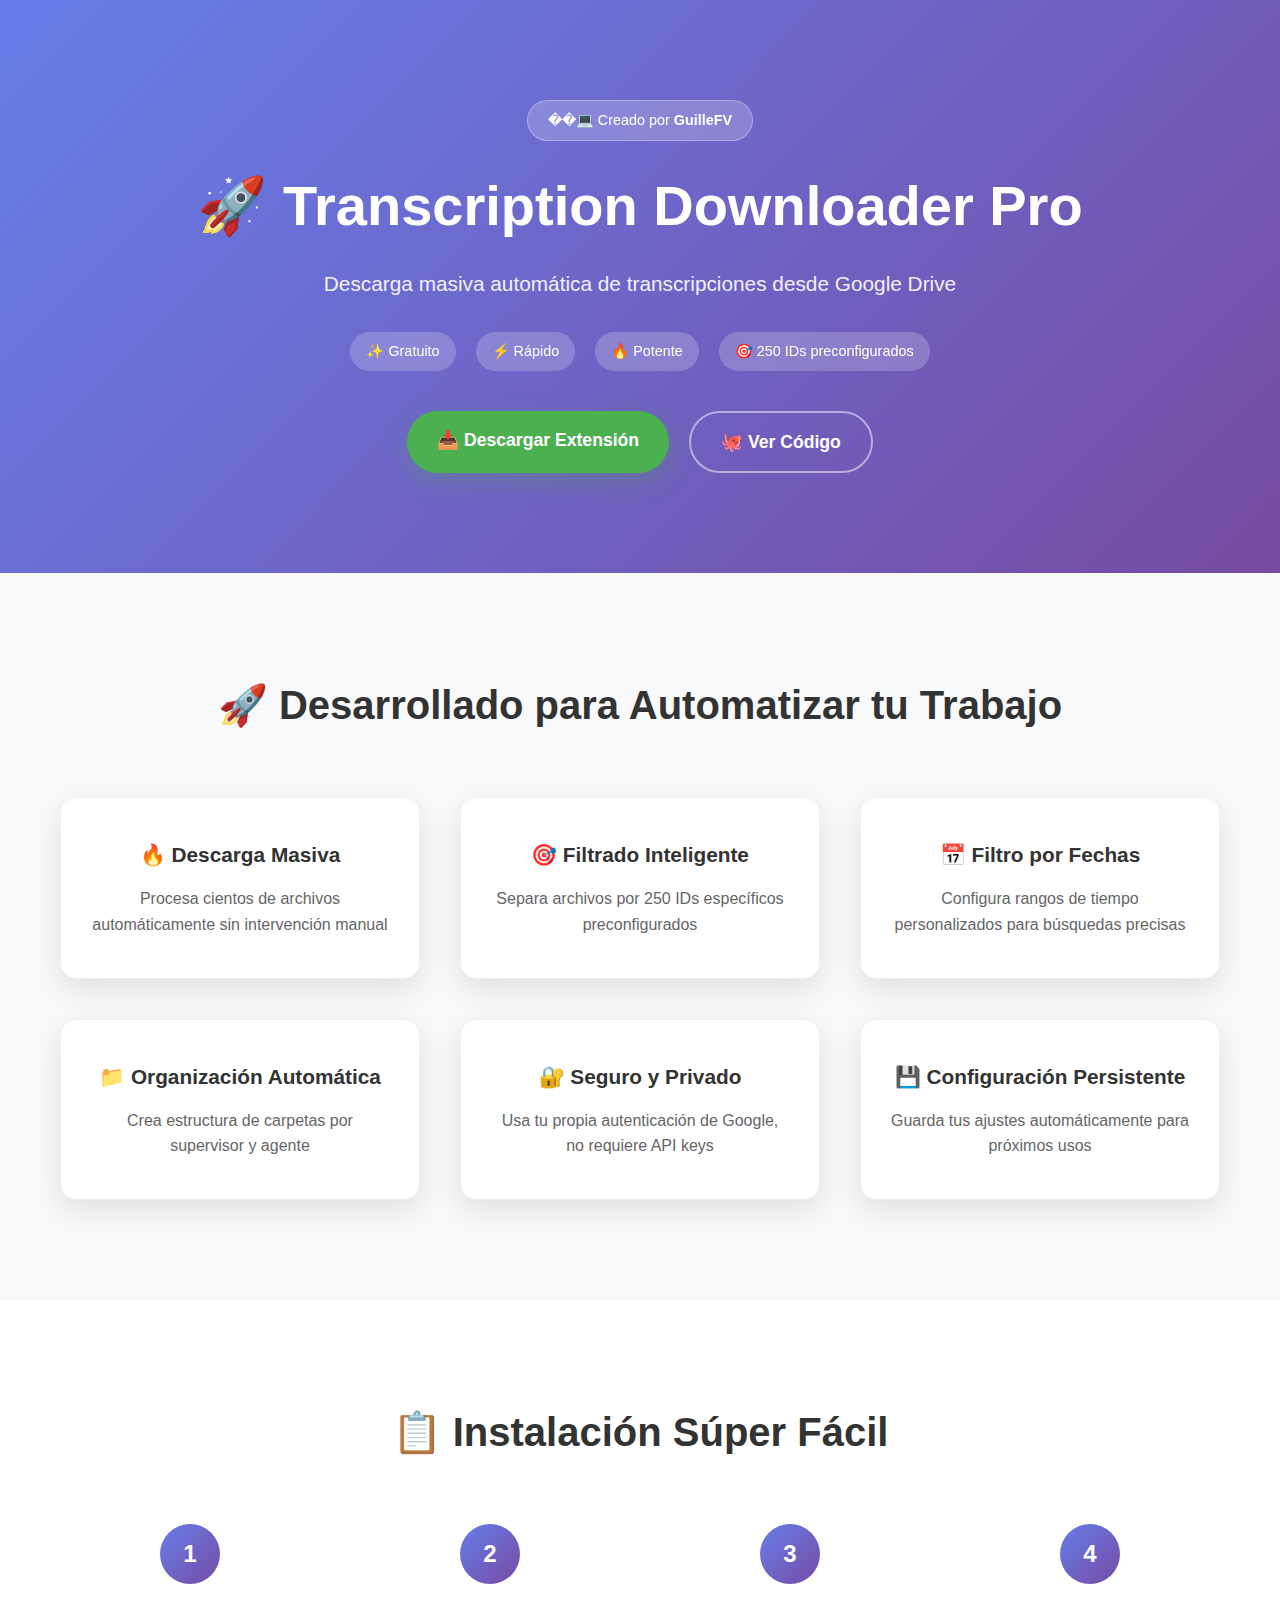
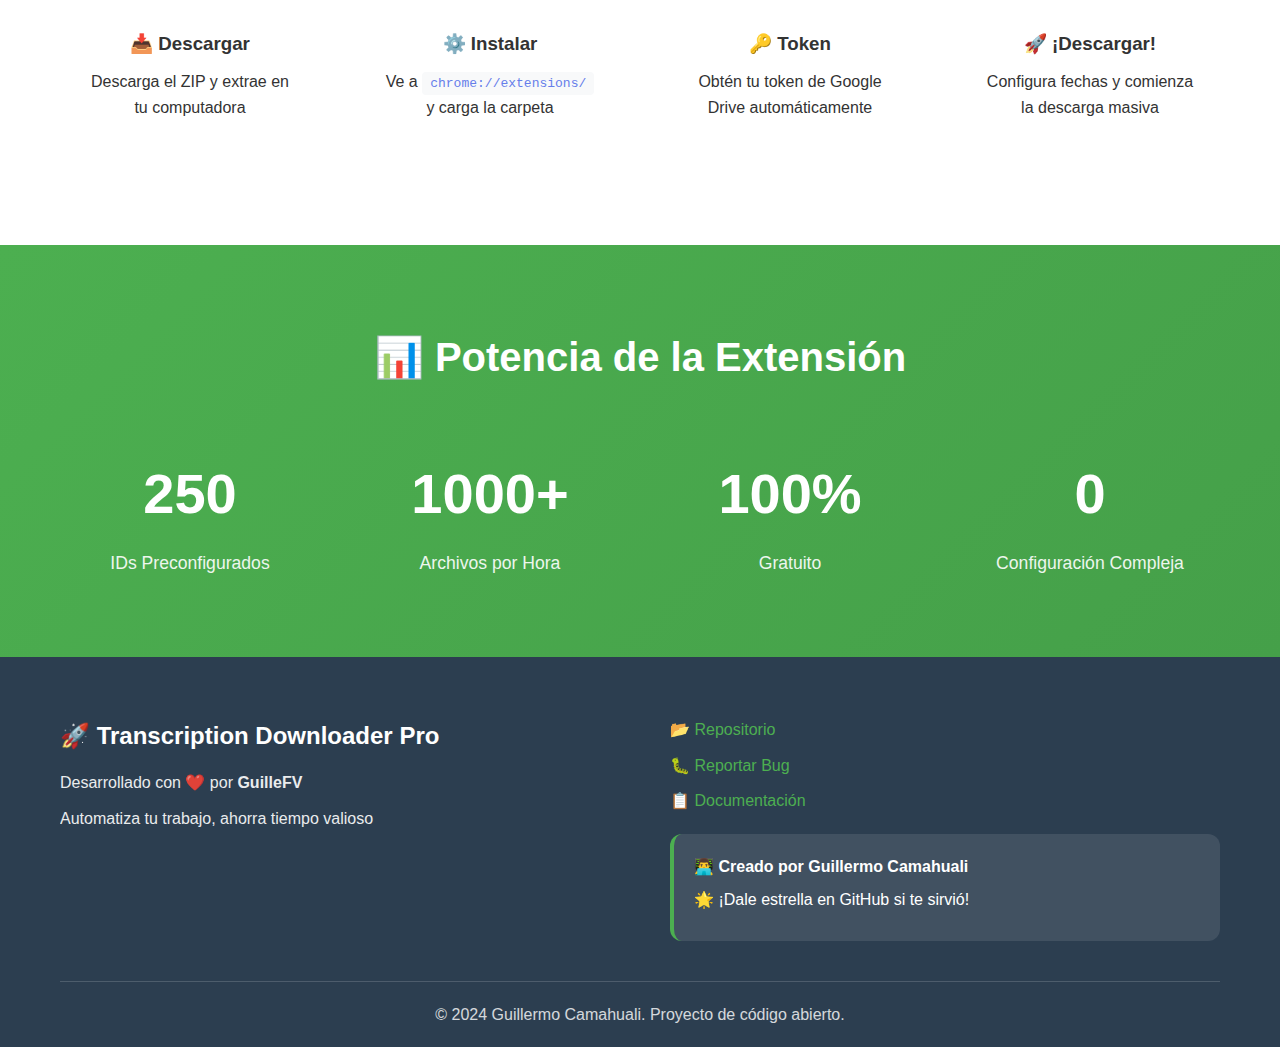
<file: docs/index.html>
<!DOCTYPE html>
<html lang="es">
<head>
    <meta charset="UTF-8">
    <meta name="viewport" content="width=device-width, initial-scale=1.0">
    <title>Transcription Downloader Pro - by GuilleFV</title>
    <meta name="description" content="Extensión creada por GuilleFV para descarga masiva de transcripciones desde Google Drive">
    <link rel="stylesheet" href="style.css">
</head>
<body>
    <header class="hero">
        <div class="container">
            <div class="creator-badge">
                ��‍💻 Creado por <strong>GuilleFV</strong>
            </div>
            <h1>🚀 Transcription Downloader Pro</h1>
            <p>Descarga masiva automática de transcripciones desde Google Drive</p>
            <div class="hero-stats">
                <span>✨ Gratuito</span>
                <span>⚡ Rápido</span>
                <span>🔥 Potente</span>
                <span>🎯 250 IDs preconfigurados</span>
            </div>
            <div class="buttons">
                <a href="https://github.com/guilleunfv/transcription-downloader/archive/main.zip" class="btn">📥 Descargar Extensión</a>
                <a href="https://github.com/guilleunfv/transcription-downloader" class="btn-outline">🐙 Ver Código</a>
            </div>
        </div>
    </header>
    
    <section class="features">
        <div class="container">
            <h2>🚀 Desarrollado para Automatizar tu Trabajo</h2>
            <div class="grid">
                <div class="card">
                    <h3>🔥 Descarga Masiva</h3>
                    <p>Procesa cientos de archivos automáticamente sin intervención manual</p>
                </div>
                <div class="card">
                    <h3>🎯 Filtrado Inteligente</h3>
                    <p>Separa archivos por 250 IDs específicos preconfigurados</p>
                </div>
                <div class="card">
                    <h3>📅 Filtro por Fechas</h3>
                    <p>Configura rangos de tiempo personalizados para búsquedas precisas</p>
                </div>
                <div class="card">
                    <h3>📁 Organización Automática</h3>
                    <p>Crea estructura de carpetas por supervisor y agente</p>
                </div>
                <div class="card">
                    <h3>🔐 Seguro y Privado</h3>
                    <p>Usa tu propia autenticación de Google, no requiere API keys</p>
                </div>
                <div class="card">
                    <h3>💾 Configuración Persistente</h3>
                    <p>Guarda tus ajustes automáticamente para próximos usos</p>
                </div>
            </div>
        </div>
    </section>

    <section class="tutorial">
        <div class="container">
            <h2>📋 Instalación Súper Fácil</h2>
            <div class="steps">
                <div class="step">
                    <div class="step-number">1</div>
                    <div class="step-content">
                        <h3>📥 Descargar</h3>
                        <p>Descarga el ZIP y extrae en tu computadora</p>
                    </div>
                </div>
                <div class="step">
                    <div class="step-number">2</div>
                    <div class="step-content">
                        <h3>⚙️ Instalar</h3>
                        <p>Ve a <code>chrome://extensions/</code> y carga la carpeta</p>
                    </div>
                </div>
                <div class="step">
                    <div class="step-number">3</div>
                    <div class="step-content">
                        <h3>🔑 Token</h3>
                        <p>Obtén tu token de Google Drive automáticamente</p>
                    </div>
                </div>
                <div class="step">
                    <div class="step-number">4</div>
                    <div class="step-content">
                        <h3>🚀 ¡Descargar!</h3>
                        <p>Configura fechas y comienza la descarga masiva</p>
                    </div>
                </div>
            </div>
        </div>
    </section>

    <section class="stats">
        <div class="container">
            <h2>📊 Potencia de la Extensión</h2>
            <div class="stats-grid">
                <div class="stat">
                    <div class="stat-number">250</div>
                    <div class="stat-label">IDs Preconfigurados</div>
                </div>
                <div class="stat">
                    <div class="stat-number">1000+</div>
                    <div class="stat-label">Archivos por Hora</div>
                </div>
                <div class="stat">
                    <div class="stat-number">100%</div>
                    <div class="stat-label">Gratuito</div>
                </div>
                <div class="stat">
                    <div class="stat-number">0</div>
                    <div class="stat-label">Configuración Compleja</div>
                </div>
            </div>
        </div>
    </section>

    <footer>
        <div class="container">
            <div class="footer-content">
                <div class="footer-left">
                    <h3>🚀 Transcription Downloader Pro</h3>
                    <p>Desarrollado con ❤️ por <strong>GuilleFV</strong></p>
                    <p>Automatiza tu trabajo, ahorra tiempo valioso</p>
                </div>
                <div class="footer-right">
                    <div class="footer-links">
                        <a href="https://github.com/guilleunfv/transcription-downloader">📂 Repositorio</a>
                        <a href="https://github.com/guilleunfv/transcription-downloader/issues">🐛 Reportar Bug</a>
                        <a href="https://github.com/guilleunfv/transcription-downloader/blob/main/INSTALL.md">📋 Documentación</a>
                    </div>
                    <div class="footer-author">
                        <p>👨‍💻 <strong>Creado por Guillermo Camahuali</strong></p>
                        <p>🌟 ¡Dale estrella en GitHub si te sirvió!</p>
                    </div>
                </div>
            </div>
            <div class="footer-bottom">
                <p>&copy; 2024 Guillermo Camahuali. Proyecto de código abierto.</p>
            </div>
        </div>
    </footer>
</body>
</html>
</file>
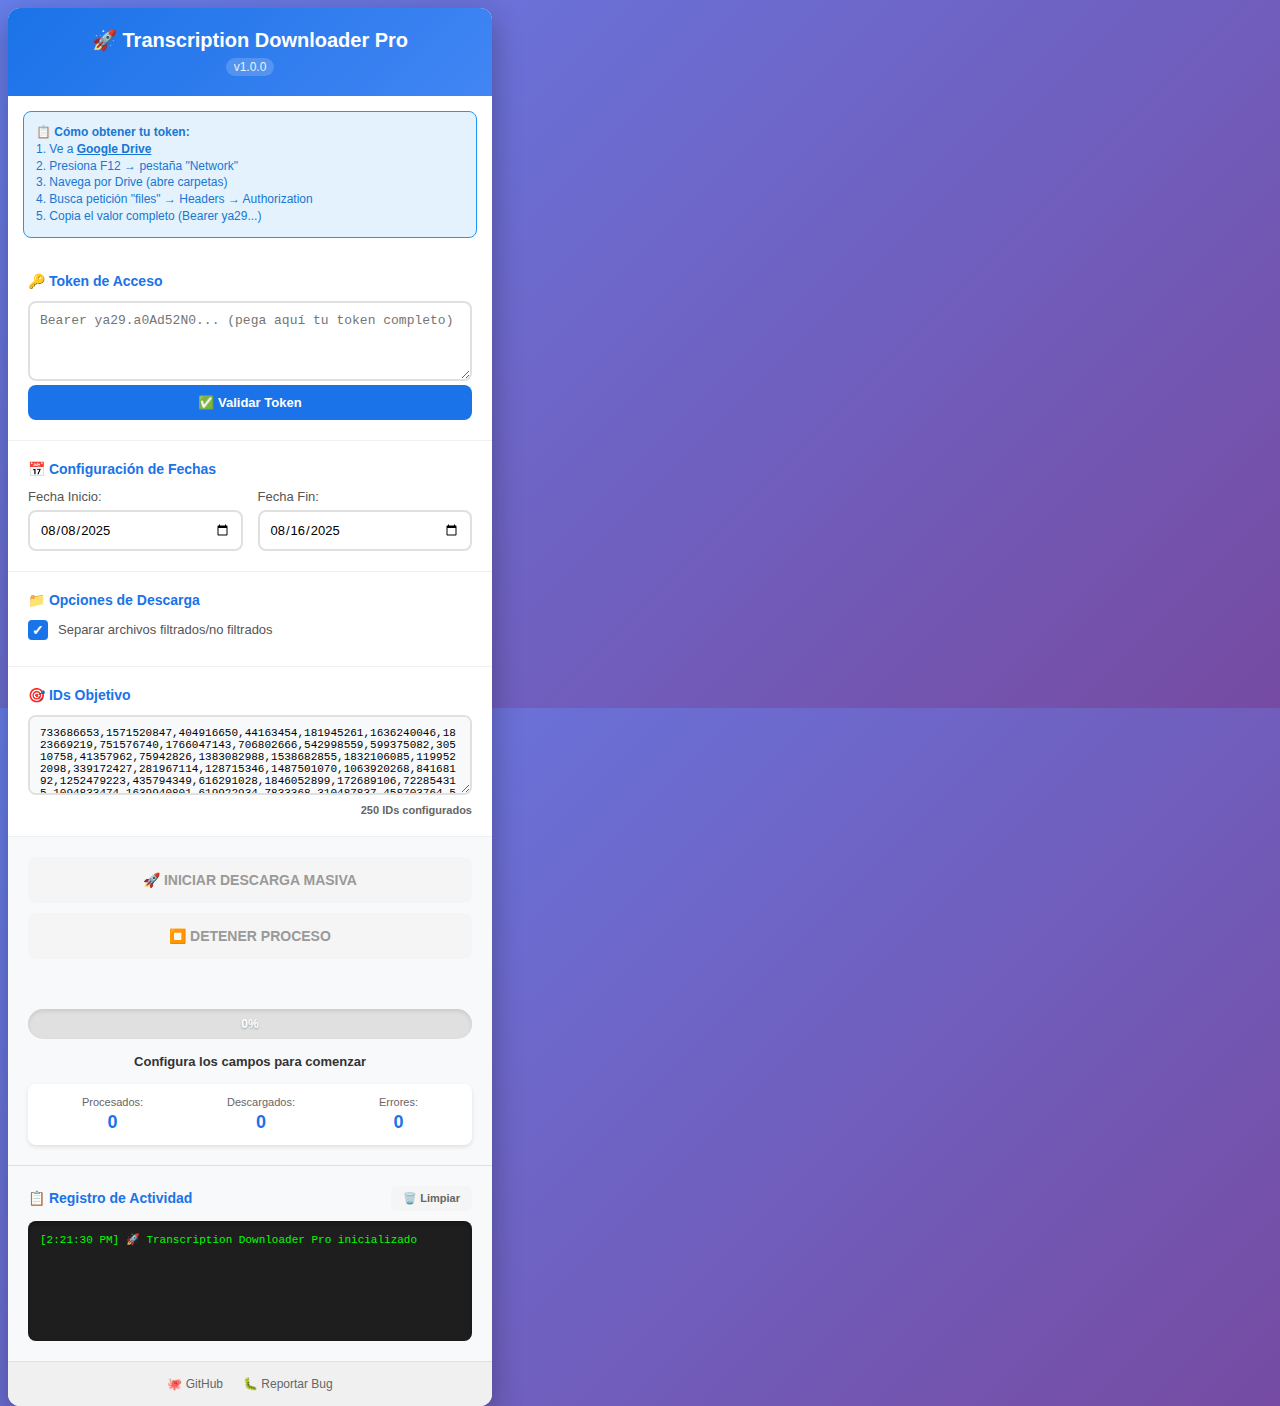
<file: popup.html>
<!DOCTYPE html>
<html>
<head>
    <meta charset="utf-8">
    <link rel="stylesheet" href="styles.css">
</head>
<body>
    <div class="container">
        <div class="header">
            <h1>🚀 Transcription Downloader Pro</h1>
            <div class="version">v1.0.0</div>
        </div>
        
        <div class="alert info">
            <strong>📋 Cómo obtener tu token:</strong><br>
            1. Ve a <a href="https://drive.google.com" target="_blank">Google Drive</a><br>
            2. Presiona F12 → pestaña "Network"<br>
            3. Navega por Drive (abre carpetas)<br>
            4. Busca petición "files" → Headers → Authorization<br>
            5. Copia el valor completo (Bearer ya29...)
        </div>

        <div class="section">
            <h3>🔑 Token de Acceso</h3>
            <textarea id="accessToken" placeholder="Bearer ya29.a0Ad52N0... (pega aquí tu token completo)"></textarea>
            <button id="validateToken" class="btn-primary">✅ Validar Token</button>
        </div>

        <div class="section">
            <h3>📅 Configuración de Fechas</h3>
            <div class="date-row">
                <div class="date-col">
                    <label>Fecha Inicio:</label>
                    <input type="date" id="startDate" value="2025-08-08">
                </div>
                <div class="date-col">
                    <label>Fecha Fin:</label>
                    <input type="date" id="endDate" value="2025-08-16">
                </div>
            </div>
        </div>

        <div class="section">
            <h3>📁 Opciones de Descarga</h3>
            <div class="checkbox-group">
                <label class="checkbox-label">
                    <input type="checkbox" id="separateFolders" checked>
                    <span class="checkmark"></span>
                    Separar archivos filtrados/no filtrados
                </label>
            </div>
        </div>

        <div class="section">
            <h3>🎯 IDs Objetivo</h3>
            <textarea id="targetIds" readonly>733686653,1571520847,404916650,44163454,181945261,1636240046,1823669219,751576740,1766047143,706802666,542998559,599375082,30510758,41357962,75942826,1383082988,1538682855,1832106085,1199522098,339172427,281967114,128715346,1487501070,1063920268,84168192,1252479223,435794349,616291028,1846052899,172689106,722854315,1094833474,1639940801,619922934,7833368,310487837,458703764,53356195,353275534,1416188322,1207423413,763252077,1882913622,1425236703,1161201615,710400625,198272438,54957714,196229995,232468827,528399728,1034552318,21909288,433861385,214339673,1451219452,1340587155,314407726,419054508,232042087,779432305,350821331,1084931790,1250128526,644966577,1181375222,1831060932,89676505,158666864,575282779,1792374255,1680733519,488367565,623737495,694401214,1984879361,164386120,498023897,1109059114,11830393,18229478,134600981,1220413216,1361798295,620714333,1663150592,416330730,262044446,703821933,662695323,1206686237,688049709,1188807177,107276174,553493350,530094229,606949420,300920535,522944622,46210092,81627782,360130448,1157112651,1453930710,412556769,2240241840,137165467,1812544874,156907855,93138668,86374834,74117548,406795244,61781956,760085784,196170817,155290426,822526632,1302568533,532507190,1482519407,1145129199,774454490,1289177267,637768661,375946198,465203633,480923446,1637843005,134179899,1751394678,1337755921,1224049500,154997045,1572366125,617456581,1899646108,1071002699,1882888462,809275391,512236841,42846864,1691465282,1867434135,1410361225,45918159,257622963,2094373486,1722920159,665241241,751572751,165952330,629254788,1048747065,2042165312,1063399288,248266987,1861905077,1422387987,133856480,622556468,1116447140,1747498686,1091497679,142626730,1559505049,220601793,579862007,2435118615,578983863,726272215,564864584,1161935837,339906180,1444771988,1173860823,1847140986,162251719,791208928,184280816,532278155,1285453793,680128244,208878727,133770469,1790692914,608772188,186041861,1079961291,51951456,2462365018,466044908,140371032,727274974,1108927483,787111709,36542497,153148215,717388618,215961532,296878083,1497628317,700036507,1661959370,1288681087,92457833,1013275326,1447767850,617039820,113914870,1112614450,446654937,298490313,113383976,1187972358,296847653,105837857,1506173765,1106380005,298110930,1246115547,277843620,1129286726,726167049,268404172,584829740,1500660705,494158651,303933007,10477348,1627797937,471873876,148156854,2003894539,485805035,418616069,139181235,1455144858,197132517,740977997,258533620,199362973,544346235,230522298,662536798,63074423,725586527,568773774,1124619039,56278864,171829817,35063313,1093622447,1355647727</textarea>
            <div class="id-count">250 IDs configurados</div>
        </div>

        <div class="action-section">
            <button id="startProcess" class="btn-success" disabled>
                🚀 INICIAR DESCARGA MASIVA
            </button>
            <button id="stopProcess" class="btn-danger" disabled>
                ⏹️ DETENER PROCESO
            </button>
        </div>

        <div class="progress-section">
            <div class="progress-bar">
                <div id="progressFill" class="progress-fill"></div>
                <div class="progress-text">
                    <span id="progressPercent">0%</span>
                </div>
            </div>
            <div id="status" class="status">Ingresa tu token de Google Drive para comenzar</div>
            <div id="stats" class="stats">
                <div class="stat-item">
                    <span class="stat-label">Procesados:</span>
                    <span id="processed" class="stat-value">0</span>
                </div>
                <div class="stat-item">
                    <span class="stat-label">Descargados:</span>
                    <span id="downloaded" class="stat-value">0</span>
                </div>
                <div class="stat-item">
                    <span class="stat-label">Errores:</span>
                    <span id="errors" class="stat-value">0</span>
                </div>
            </div>
        </div>

        <div class="logs-section">
            <div class="logs-header">
                <h4>📋 Registro de Actividad</h4>
                <button id="clearLogs" class="btn-small">🗑️ Limpiar</button>
            </div>
            <div id="logs" class="logs"></div>
        </div>

        <div class="footer">
            <div class="links">
                <a href="https://github.com/extgucamahu/transcription-downloader" target="_blank">🐙 GitHub</a>
                <a href="https://github.com/extgucamahu/transcription-downloader/issues" target="_blank">🐛 Reportar Bug</a>
            </div>
        </div>
    </div>

    <script src="popup.js"></script>
</body>
</html>
</file>
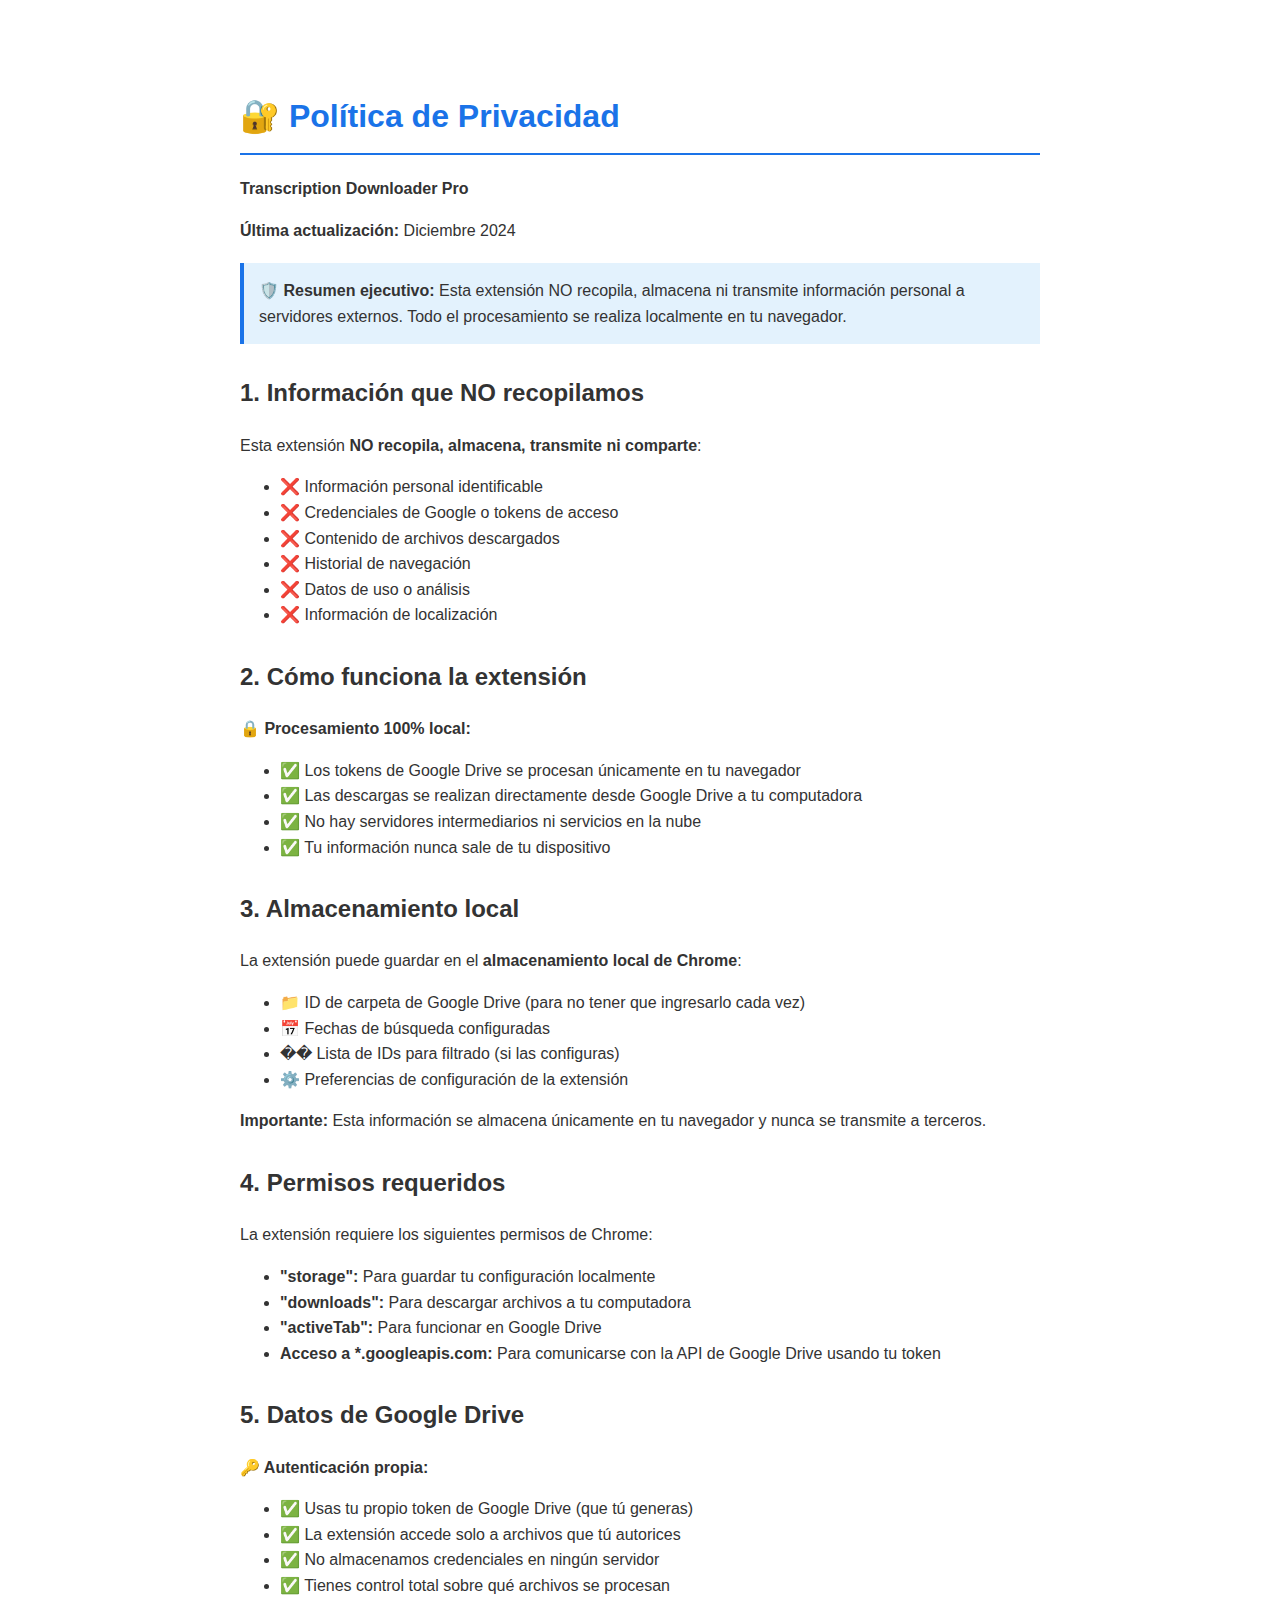
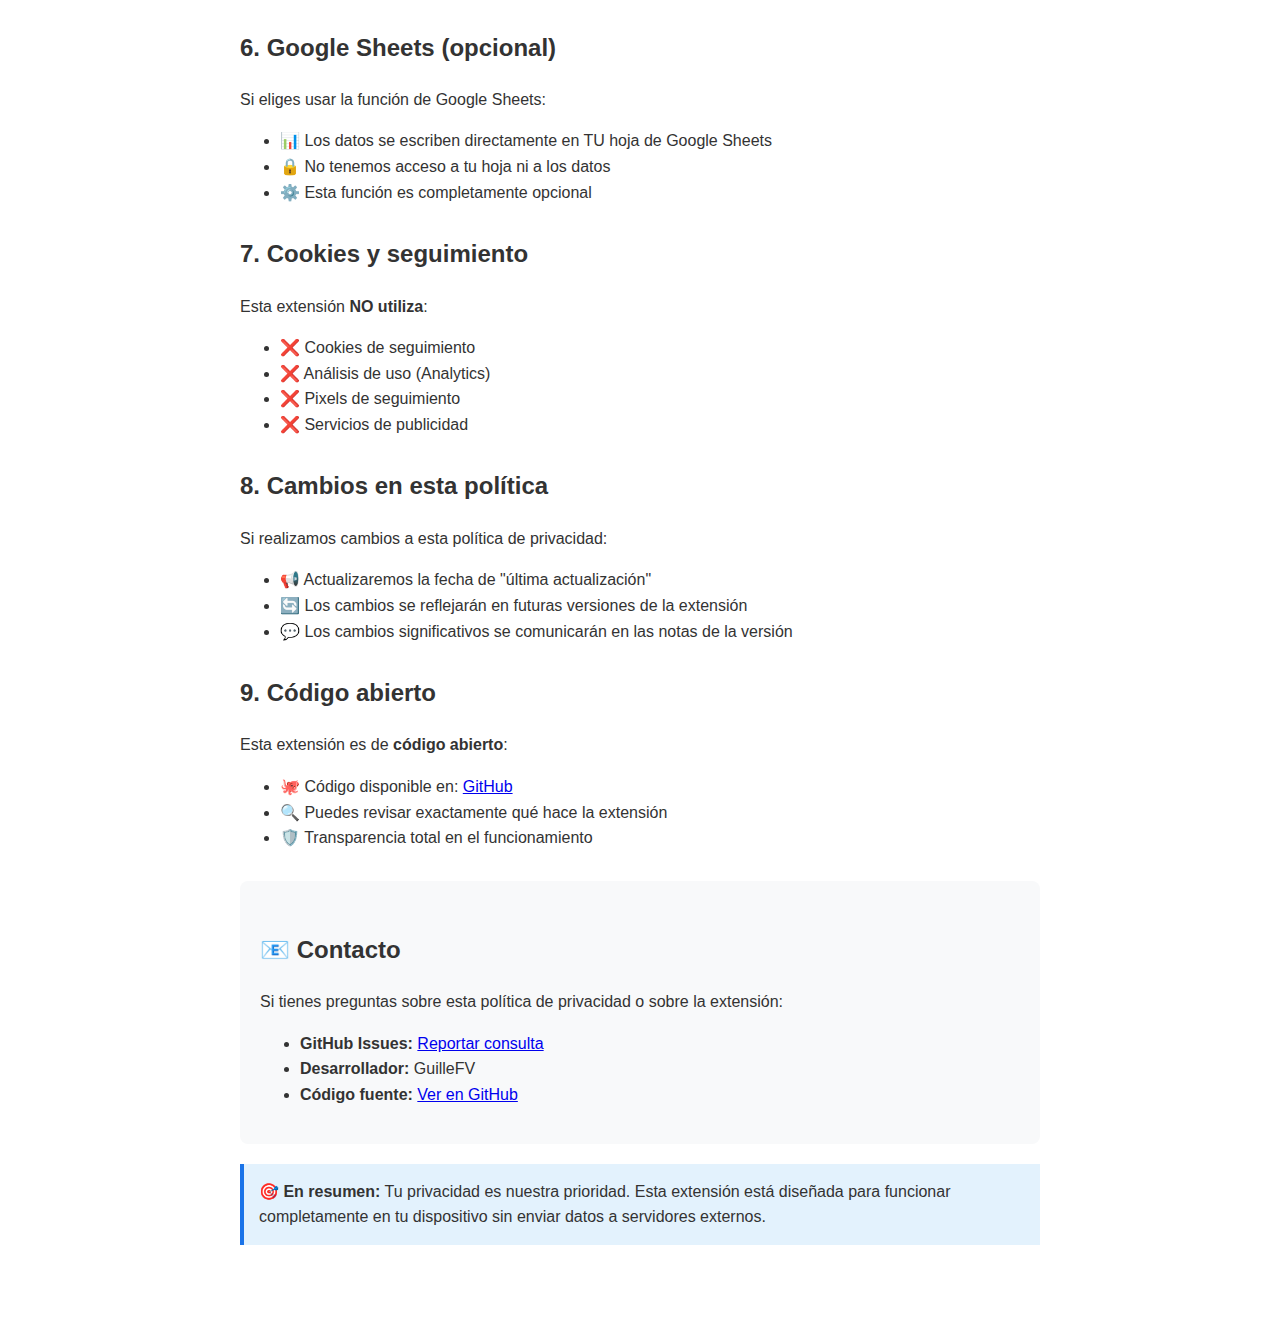
<file: docs/privacy-policy.html>
<!DOCTYPE html>
<html lang="es">
<head>
    <meta charset="UTF-8">
    <meta name="viewport" content="width=device-width, initial-scale=1.0">
    <title>Política de Privacidad - Transcription Downloader Pro</title>
    <style>
        body { 
            font-family: -apple-system, BlinkMacSystemFont, 'Segoe UI', Roboto, sans-serif; 
            max-width: 800px; 
            margin: 50px auto; 
            padding: 20px; 
            line-height: 1.6; 
            color: #333;
        }
        h1 { color: #1a73e8; border-bottom: 2px solid #1a73e8; padding-bottom: 10px; }
        h2 { color: #333; margin-top: 30px; }
        .highlight { background: #e3f2fd; padding: 15px; border-left: 4px solid #1a73e8; margin: 20px 0; }
        .contact { background: #f8f9fa; padding: 20px; border-radius: 8px; margin-top: 30px; }
    </style>
</head>
<body>
    <h1>🔐 Política de Privacidad</h1>
    <p><strong>Transcription Downloader Pro</strong></p>
    <p><strong>Última actualización:</strong> Diciembre 2024</p>
    
    <div class="highlight">
        <strong>🛡️ Resumen ejecutivo:</strong> Esta extensión NO recopila, almacena ni transmite información personal a servidores externos. Todo el procesamiento se realiza localmente en tu navegador.
    </div>

    <h2>1. Información que NO recopilamos</h2>
    <p>Esta extensión <strong>NO recopila, almacena, transmite ni comparte</strong>:</p>
    <ul>
        <li>❌ Información personal identificable</li>
        <li>❌ Credenciales de Google o tokens de acceso</li>
        <li>❌ Contenido de archivos descargados</li>
        <li>❌ Historial de navegación</li>
        <li>❌ Datos de uso o análisis</li>
        <li>❌ Información de localización</li>
    </ul>

    <h2>2. Cómo funciona la extensión</h2>
    <p><strong>🔒 Procesamiento 100% local:</strong></p>
    <ul>
        <li>✅ Los tokens de Google Drive se procesan únicamente en tu navegador</li>
        <li>✅ Las descargas se realizan directamente desde Google Drive a tu computadora</li>
        <li>✅ No hay servidores intermediarios ni servicios en la nube</li>
        <li>✅ Tu información nunca sale de tu dispositivo</li>
    </ul>

    <h2>3. Almacenamiento local</h2>
    <p>La extensión puede guardar en el <strong>almacenamiento local de Chrome</strong>:</p>
    <ul>
        <li>📁 ID de carpeta de Google Drive (para no tener que ingresarlo cada vez)</li>
        <li>📅 Fechas de búsqueda configuradas</li>
        <li>�� Lista de IDs para filtrado (si las configuras)</li>
        <li>⚙️ Preferencias de configuración de la extensión</li>
    </ul>
    <p><strong>Importante:</strong> Esta información se almacena únicamente en tu navegador y nunca se transmite a terceros.</p>

    <h2>4. Permisos requeridos</h2>
    <p>La extensión requiere los siguientes permisos de Chrome:</p>
    <ul>
        <li><strong>"storage":</strong> Para guardar tu configuración localmente</li>
        <li><strong>"downloads":</strong> Para descargar archivos a tu computadora</li>
        <li><strong>"activeTab":</strong> Para funcionar en Google Drive</li>
        <li><strong>Acceso a *.googleapis.com:</strong> Para comunicarse con la API de Google Drive usando tu token</li>
    </ul>

    <h2>5. Datos de Google Drive</h2>
    <p><strong>🔑 Autenticación propia:</strong></p>
    <ul>
        <li>✅ Usas tu propio token de Google Drive (que tú generas)</li>
        <li>✅ La extensión accede solo a archivos que tú autorices</li>
        <li>✅ No almacenamos credenciales en ningún servidor</li>
        <li>✅ Tienes control total sobre qué archivos se procesan</li>
    </ul>

    <h2>6. Google Sheets (opcional)</h2>
    <p>Si eliges usar la función de Google Sheets:</p>
    <ul>
        <li>📊 Los datos se escriben directamente en TU hoja de Google Sheets</li>
        <li>🔒 No tenemos acceso a tu hoja ni a los datos</li>
        <li>⚙️ Esta función es completamente opcional</li>
    </ul>

    <h2>7. Cookies y seguimiento</h2>
    <p>Esta extensión <strong>NO utiliza</strong>:</p>
    <ul>
        <li>❌ Cookies de seguimiento</li>
        <li>❌ Análisis de uso (Analytics)</li>
        <li>❌ Pixels de seguimiento</li>
        <li>❌ Servicios de publicidad</li>
    </ul>

    <h2>8. Cambios en esta política</h2>
    <p>Si realizamos cambios a esta política de privacidad:</p>
    <ul>
        <li>📢 Actualizaremos la fecha de "última actualización"</li>
        <li>🔄 Los cambios se reflejarán en futuras versiones de la extensión</li>
        <li>💬 Los cambios significativos se comunicarán en las notas de la versión</li>
    </ul>

    <h2>9. Código abierto</h2>
    <p>Esta extensión es de <strong>código abierto</strong>:</p>
    <ul>
        <li>🐙 Código disponible en: <a href="https://github.com/guilleunfv/transcription-downloader" target="_blank">GitHub</a></li>
        <li>🔍 Puedes revisar exactamente qué hace la extensión</li>
        <li>🛡️ Transparencia total en el funcionamiento</li>
    </ul>

    <div class="contact">
        <h2>📧 Contacto</h2>
        <p>Si tienes preguntas sobre esta política de privacidad o sobre la extensión:</p>
        <ul>
            <li><strong>GitHub Issues:</strong> <a href="https://github.com/guilleunfv/transcription-downloader/issues" target="_blank">Reportar consulta</a></li>
            <li><strong>Desarrollador:</strong> GuilleFV</li>
            <li><strong>Código fuente:</strong> <a href="https://github.com/guilleunfv/transcription-downloader" target="_blank">Ver en GitHub</a></li>
        </ul>
    </div>

    <div class="highlight">
        <strong>🎯 En resumen:</strong> Tu privacidad es nuestra prioridad. Esta extensión está diseñada para funcionar completamente en tu dispositivo sin enviar datos a servidores externos.
    </div>

</body>
</html>
</file>
<file: docs/style.css>
* { margin: 0; padding: 0; box-sizing: border-box; }

body {
    font-family: -apple-system, BlinkMacSystemFont, 'Segoe UI', Roboto, sans-serif;
    line-height: 1.6;
    color: #333;
}

.container { max-width: 1200px; margin: 0 auto; padding: 0 20px; }

.hero {
    background: linear-gradient(135deg, #667eea 0%, #764ba2 100%);
    color: white;
    padding: 100px 0;
    text-align: center;
    position: relative;
}

.creator-badge {
    background: rgba(255, 255, 255, 0.2);
    display: inline-block;
    padding: 8px 20px;
    border-radius: 25px;
    margin-bottom: 20px;
    font-size: 0.9rem;
    backdrop-filter: blur(10px);
    border: 1px solid rgba(255, 255, 255, 0.3);
}

.hero h1 { 
    font-size: 3.5rem; 
    margin-bottom: 1rem; 
    font-weight: 700;
}

.hero p { 
    font-size: 1.3rem; 
    margin-bottom: 2rem; 
    opacity: 0.9; 
}

.hero-stats {
    display: flex;
    justify-content: center;
    gap: 20px;
    margin-bottom: 2.5rem;
    flex-wrap: wrap;
}

.hero-stats span {
    background: rgba(255, 255, 255, 0.2);
    padding: 8px 16px;
    border-radius: 20px;
    font-size: 0.9rem;
    backdrop-filter: blur(5px);
}

.buttons { 
    display: flex; 
    gap: 20px; 
    justify-content: center; 
    flex-wrap: wrap; 
}

.btn, .btn-outline {
    padding: 15px 30px;
    border-radius: 50px;
    text-decoration: none;
    font-weight: 600;
    transition: all 0.3s ease;
    display: inline-block;
    font-size: 1.1rem;
}

.btn {
    background: #4caf50;
    color: white;
    box-shadow: 0 8px 25px rgba(76, 175, 80, 0.3);
}

.btn:hover {
    background: #45a049;
    transform: translateY(-3px);
    box-shadow: 0 12px 35px rgba(76, 175, 80, 0.4);
}

.btn-outline {
    background: transparent;
    color: white;
    border: 2px solid rgba(255, 255, 255, 0.5);
}

.btn-outline:hover {
    background: rgba(255, 255, 255, 0.1);
    border-color: white;
    transform: translateY(-2px);
}

.features { 
    padding: 100px 0; 
    background: #f8f9fa; 
}

.features h2 { 
    text-align: center; 
    font-size: 2.5rem; 
    margin-bottom: 60px; 
    color: #333;
}

.grid {
    display: grid;
    grid-template-columns: repeat(auto-fit, minmax(350px, 1fr));
    gap: 40px;
}

.card {
    background: white;
    padding: 40px 30px;
    border-radius: 16px;
    text-align: center;
    box-shadow: 0 10px 30px rgba(0, 0, 0, 0.1);
    transition: all 0.3s ease;
    border: 1px solid #f0f0f0;
}

.card:hover { 
    transform: translateY(-10px);
    box-shadow: 0 20px 50px rgba(0, 0, 0, 0.15);
}

.card h3 { 
    margin-bottom: 15px; 
    color: #333; 
    font-size: 1.3rem;
}

.card p {
    color: #666;
    line-height: 1.6;
}

.tutorial { 
    padding: 100px 0; 
    background: white;
}

.tutorial h2 { 
    text-align: center; 
    font-size: 2.5rem; 
    margin-bottom: 60px; 
}

.steps {
    display: grid;
    grid-template-columns: repeat(auto-fit, minmax(250px, 1fr));
    gap: 40px;
}

.step {
    text-align: center;
}

.step-number {
    width: 60px;
    height: 60px;
    background: linear-gradient(135deg, #667eea 0%, #764ba2 100%);
    color: white;
    border-radius: 50%;
    display: flex;
    align-items: center;
    justify-content: center;
    font-size: 1.5rem;
    font-weight: 700;
    margin: 0 auto 20px;
}

.step-content h3 {
    margin-bottom: 10px;
    color: #333;
}

.step-content code {
    background: #f8f9fa;
    padding: 4px 8px;
    border-radius: 4px;
    font-family: monospace;
    color: #667eea;
}

.stats {
    padding: 80px 0;
    background: linear-gradient(135deg, #4caf50 0%, #45a049 100%);
    color: white;
    text-align: center;
}

.stats h2 {
    font-size: 2.5rem;
    margin-bottom: 60px;
}

.stats-grid {
    display: grid;
    grid-template-columns: repeat(auto-fit, minmax(200px, 1fr));
    gap: 40px;
}

.stat-number {
    font-size: 3.5rem;
    font-weight: 700;
    margin-bottom: 10px;
}

.stat-label {
    font-size: 1.1rem;
    opacity: 0.9;
}

footer {
    background: #2c3e50;
    color: white;
    padding: 60px 0 20px;
}

.footer-content {
    display: grid;
    grid-template-columns: 1fr 1fr;
    gap: 60px;
    margin-bottom: 40px;
}

.footer-left h3 {
    margin-bottom: 15px;
    font-size: 1.5rem;
}

.footer-left p {
    margin-bottom: 10px;
    opacity: 0.9;
}

.footer-links {
    display: flex;
    flex-direction: column;
    gap: 10px;
    margin-bottom: 20px;
}

.footer-links a {
    color: #4caf50;
    text-decoration: none;
    transition: color 0.3s ease;
}

.footer-links a:hover {
    color: #45a049;
}

.footer-author {
    background: rgba(255, 255, 255, 0.1);
    padding: 20px;
    border-radius: 12px;
    border-left: 4px solid #4caf50;
}

.footer-author p {
    margin-bottom: 8px;
}

.footer-bottom {
    text-align: center;
    padding-top: 20px;
    border-top: 1px solid rgba(255, 255, 255, 0.2);
    opacity: 0.8;
}

@media (max-width: 768px) {
    .hero h1 { font-size: 2.5rem; }
    .buttons { flex-direction: column; align-items: center; }
    .grid { grid-template-columns: 1fr; }
    .steps { grid-template-columns: 1fr; }
    .stats-grid { grid-template-columns: repeat(2, 1fr); }
    .footer-content { grid-template-columns: 1fr; text-align: center; }
    .hero-stats { justify-content: center; }
}

.download-info {
    margin-top: 20px;
    background: rgba(255, 255, 255, 0.1);
    padding: 15px;
    border-radius: 12px;
    backdrop-filter: blur(10px);
}

.download-info p {
    margin: 5px 0;
    font-size: 0.9rem;
}

.quick-start {
    padding: 60px 0;
    background: linear-gradient(135deg, #f8f9fa 0%, #e9ecef 100%);
}

.quick-start h2 {
    text-align: center;
    margin-bottom: 40px;
    color: #333;
}

.quick-steps {
    display: flex;
    justify-content: center;
    gap: 30px;
    flex-wrap: wrap;
}

.quick-step {
    display: flex;
    align-items: center;
    gap: 15px;
    background: white;
    padding: 20px;
    border-radius: 12px;
    box-shadow: 0 4px 15px rgba(0,0,0,0.1);
    min-width: 200px;
}

.step-icon {
    font-size: 2rem;
}

.step-text strong {
    display: block;
    color: #333;
    font-size: 1.1rem;
}

.step-text small {
    color: #666;
    font-size: 0.85rem;
}

.tutorial-detailed {
    max-width: 800px;
    margin: 0 auto;
}

.tutorial-step {
    background: white;
    margin-bottom: 30px;
    border-radius: 12px;
    box-shadow: 0 5px 20px rgba(0,0,0,0.1);
    overflow: hidden;
}

.step-header {
    background: linear-gradient(135deg, #667eea 0%, #764ba2 100%);
    color: white;
    padding: 20px;
    display: flex;
    align-items: center;
    gap: 20px;
}

.step-number-big {
    background: rgba(255,255,255,0.2);
    width: 50px;
    height: 50px;
    border-radius: 50%;
    display: flex;
    align-items: center;
    justify-content: center;
    font-size: 1.5rem;
    font-weight: bold;
}

.step-content {
    padding: 25px;
}

.step-content ol {
    margin: 15px 0;
    padding-left: 20px;
}

.step-content li {
    margin-bottom: 8px;
    line-height: 1.6;
}

.step-tip {
    background: #e8f5e8;
    border-left: 4px solid #4caf50;
    padding: 12px 15px;
    margin-top: 15px;
    border-radius: 0 8px 8px 0;
    font-size: 0.9rem;
}

@media (max-width: 768px) {
    .quick-steps {
        flex-direction: column;
        align-items: center;
    }
    
    .quick-step {
        width: 100%;
        max-width: 300px;
    }
}
</file>
<file: styles.css>
* {
    margin: 0;
    padding: 0;
    box-sizing: border-box;
}

body {
    width: 500px;
    max-height: 700px;
    font-family: -apple-system, BlinkMacSystemFont, 'Segoe UI', Roboto, sans-serif;
    background: linear-gradient(135deg, #667eea 0%, #764ba2 100%);
    color: #333;
}

.container {
    background: white;
    border-radius: 12px;
    margin: 8px;
    overflow: hidden;
    box-shadow: 0 10px 30px rgba(0,0,0,0.3);
}

.header {
    background: linear-gradient(135deg, #1a73e8 0%, #4285f4 100%);
    color: white;
    padding: 20px;
    text-align: center;
    position: relative;
}

.header h1 {
    font-size: 20px;
    font-weight: 600;
    margin-bottom: 5px;
}

.version {
    font-size: 12px;
    opacity: 0.9;
    background: rgba(255,255,255,0.2);
    display: inline-block;
    padding: 2px 8px;
    border-radius: 12px;
}

.section {
    padding: 20px;
    border-bottom: 1px solid #f0f0f0;
}

.section:last-child {
    border-bottom: none;
}

.section h3 {
    font-size: 14px;
    font-weight: 600;
    margin-bottom: 12px;
    color: #1a73e8;
    display: flex;
    align-items: center;
}

.alert {
    margin: 15px;
    padding: 12px;
    border-radius: 8px;
    font-size: 12px;
    line-height: 1.4;
}

.alert.info {
    background: #e3f2fd;
    border: 1px solid #2196f3;
    color: #1976d2;
}

.alert a {
    color: #1976d2;
    font-weight: 600;
}

label {
    display: block;
    margin-bottom: 6px;
    font-weight: 500;
    font-size: 13px;
    color: #555;
}

input[type="date"], textarea {
    width: 100%;
    padding: 10px;
    border: 2px solid #e0e0e0;
    border-radius: 8px;
    font-size: 13px;
    transition: all 0.3s ease;
    font-family: inherit;
}

input[type="date"]:focus, textarea:focus {
    outline: none;
    border-color: #1a73e8;
    box-shadow: 0 0 0 3px rgba(26, 115, 232, 0.1);
}

textarea {
    resize: vertical;
    min-height: 80px;
    font-family: 'Monaco', 'Menlo', monospace;
}

#targetIds {
    height: 60px;
    font-size: 11px;
    background: #f8f9fa;
}

.date-row {
    display: flex;
    gap: 15px;
}

.date-col {
    flex: 1;
}

.checkbox-group {
    display: flex;
    flex-direction: column;
    gap: 12px;
}

.checkbox-label {
    display: flex;
    align-items: center;
    cursor: pointer;
    font-size: 13px;
    user-select: none;
}

.checkbox-label input[type="checkbox"] {
    display: none;
}

.checkmark {
    width: 20px;
    height: 20px;
    border: 2px solid #ddd;
    border-radius: 4px;
    margin-right: 10px;
    position: relative;
    transition: all 0.3s ease;
}

.checkbox-label input[type="checkbox"]:checked + .checkmark {
    background: #1a73e8;
    border-color: #1a73e8;
}

.checkbox-label input[type="checkbox"]:checked + .checkmark::after {
    content: '✓';
    position: absolute;
    color: white;
    font-size: 14px;
    font-weight: bold;
    left: 50%;
    top: 50%;
    transform: translate(-50%, -50%);
}

.id-count {
    text-align: right;
    font-size: 11px;
    color: #666;
    margin-top: 5px;
    font-weight: 600;
}

button {
    border: none;
    border-radius: 8px;
    font-weight: 600;
    cursor: pointer;
    transition: all 0.3s ease;
    font-family: inherit;
}

.btn-primary {
    background: #1a73e8;
    color: white;
    padding: 10px 20px;
    width: 100%;
    font-size: 13px;
}

.btn-primary:hover:not(:disabled) {
    background: #1557b0;
    transform: translateY(-1px);
}

.btn-success, .btn-danger {
    padding: 15px;
    font-size: 14px;
    font-weight: 700;
    width: 100%;
    margin-bottom: 10px;
}

.btn-success {
    background: linear-gradient(135deg, #4caf50 0%, #45a049 100%);
    color: white;
}

.btn-success:hover:not(:disabled) {
    transform: translateY(-2px);
    box-shadow: 0 5px 15px rgba(76, 175, 80, 0.4);
}

.btn-danger {
    background: linear-gradient(135deg, #f44336 0%, #d32f2f 100%);
    color: white;
}

.btn-danger:hover:not(:disabled) {
    transform: translateY(-2px);
    box-shadow: 0 5px 15px rgba(244, 67, 54, 0.4);
}

.btn-small {
    background: #f5f5f5;
    color: #666;
    padding: 4px 8px;
    font-size: 11px;
    border-radius: 4px;
}

.btn-small:hover {
    background: #e0e0e0;
}

button:disabled {
    background: #f5f5f5 !important;
    color: #999;
    cursor: not-allowed;
    transform: none !important;
    box-shadow: none !important;
}

.action-section {
    padding: 20px;
    background: #f8f9fa;
}

.progress-section {
    padding: 20px;
    background: #f8f9fa;
    border-top: none;
}

.progress-bar {
    width: 100%;
    height: 30px;
    background: #e0e0e0;
    border-radius: 15px;
    overflow: hidden;
    position: relative;
    margin-bottom: 15px;
    box-shadow: inset 0 2px 4px rgba(0,0,0,0.1);
}

.progress-fill {
    height: 100%;
    background: linear-gradient(90deg, #4caf50 0%, #8bc34a 100%);
    width: 0%;
    transition: width 0.5s ease;
    border-radius: 15px;
}

.progress-text {
    position: absolute;
    top: 50%;
    left: 50%;
    transform: translate(-50%, -50%);
    font-weight: 700;
    font-size: 12px;
    text-shadow: 0 1px 2px rgba(0,0,0,0.3);
    color: white;
}

.status {
    text-align: center;
    font-weight: 600;
    margin-bottom: 15px;
    color: #333;
    font-size: 13px;
}

.stats {
    display: flex;
    justify-content: space-around;
    background: white;
    border-radius: 8px;
    padding: 12px;
    box-shadow: 0 2px 4px rgba(0,0,0,0.1);
}

.stat-item {
    text-align: center;
}

.stat-label {
    display: block;
    font-size: 11px;
    color: #666;
    margin-bottom: 4px;
}

.stat-value {
    display: block;
    font-size: 18px;
    font-weight: 700;
    color: #1a73e8;
}

.logs-section {
    padding: 20px;
    background: #f8f9fa;
    border-top: 1px solid #e0e0e0;
}

.logs-header {
    display: flex;
    justify-content: space-between;
    align-items: center;
    margin-bottom: 10px;
}

.logs-header h4 {
    font-size: 14px;
    color: #1a73e8;
    margin: 0;
}

.logs {
    height: 120px;
    overflow-y: auto;
    background: #1e1e1e;
    border-radius: 8px;
    padding: 12px;
    font-family: 'Monaco', 'Menlo', monospace;
    font-size: 11px;
    line-height: 1.4;
    color: #00ff00;
    box-shadow: inset 0 2px 4px rgba(0,0,0,0.3);
}

.logs::-webkit-scrollbar {
    width: 6px;
}

.logs::-webkit-scrollbar-track {
    background: #2a2a2a;
    border-radius: 3px;
}

.logs::-webkit-scrollbar-thumb {
    background: #555;
    border-radius: 3px;
}

.footer {
    background: #f0f0f0;
    padding: 15px 20px;
    border-top: 1px solid #e0e0e0;
}

.links {
    display: flex;
    justify-content: center;
    gap: 20px;
}

.links a {
    color: #666;
    text-decoration: none;
    font-size: 12px;
    transition: color 0.3s ease;
}

.links a:hover {
    color: #1a73e8;
}

/* Animaciones */
@keyframes pulse {
    0% { transform: scale(1); }
    50% { transform: scale(1.05); }
    100% { transform: scale(1); }
}

.processing {
    animation: pulse 2s infinite;
}

/* Responsive */
@media (max-width: 520px) {
    body {
        width: 100vw;
    }
    
    .container {
        margin: 0;
        border-radius: 0;
    }
    
    .date-row {
        flex-direction: column;
        gap: 10px;
    }
}
.help-text {
    font-size: 11px;
    color: #666;
    margin-top: 5px;
    line-height: 1.4;
}

.sheets-config {
    margin-top: 15px;
    padding: 15px;
    background: #f8f9fa;
    border-radius: 8px;
    border: 1px solid #e0e0e0;
}

.sheets-config input {
    margin-bottom: 10px;
}

.ids-options {
    margin-bottom: 15px;
}

.radio-label {
    display: flex;
    align-items: center;
    cursor: pointer;
    font-size: 13px;
    user-select: none;
    margin-bottom: 10px;
}

.radio-label input[type="radio"] {
    display: none;
}

.radio-mark {
    width: 20px;
    height: 20px;
    border: 2px solid #ddd;
    border-radius: 50%;
    margin-right: 10px;
    position: relative;
    transition: all 0.3s ease;
}

.radio-label input[type="radio"]:checked + .radio-mark {
    border-color: #1a73e8;
    background: #1a73e8;
}

.radio-label input[type="radio"]:checked + .radio-mark::after {
    content: '';
    position: absolute;
    width: 8px;
    height: 8px;
    border-radius: 50%;
    background: white;
    left: 50%;
    top: 50%;
    transform: translate(-50%, -50%);
}

.ids-filter-section {
    margin-top: 15px;
    padding: 15px;
    background: #f8f9fa;
    border-radius: 8px;
    border-left: 4px solid #1a73e8;
}

.ids-filter-section textarea {
    height: 120px;
    font-family: 'Monaco', 'Menlo', monospace;
    font-size: 11px;
}

.ids-actions {
    display: flex;
    gap: 10px;
    margin-top: 10px;
    flex-wrap: wrap;
}

.ids-count {
    text-align: right;
    font-size: 12px;
    color: #1a73e8;
    font-weight: 600;
    margin-top: 8px;
}

.btn-small {
    padding: 6px 12px;
    font-size: 11px;
    border-radius: 6px;
}

.filter-step {
    margin-bottom: 25px;
    padding-bottom: 20px;
    border-bottom: 1px solid #e0e0e0;
}

.filter-step h4 {
    margin-bottom: 15px;
    color: #333;
    font-size: 14px;
}

.radio-group {
    display: flex;
    flex-direction: column;
    gap: 12px;
}

.radio-content {
    flex: 1;
}

.radio-content strong {
    color: #333;
    font-size: 13px;
}

.radio-content small {
    color: #666;
    font-size: 11px;
    line-height: 1.3;
}

.id-filter-config {
    margin-top: 20px;
    padding: 20px;
    background: linear-gradient(135deg, #f8f9fa 0%, #e9ecef 100%);
    border-radius: 12px;
    border-left: 4px solid #1a73e8;
}

.ids-input {
    margin-bottom: 25px;
}

.filter-mode h4 {
    margin: 20px 0 15px 0;
    color: #1a73e8;
    font-size: 14px;
}

.download-preview {
    margin-top: 20px;
    padding: 15px;
    background: #e8f5e8;
    border-radius: 8px;
    border-left: 4px solid #4caf50;
}

.preview-header {
    font-weight: 600;
    color: #2e7d32;
    margin-bottom: 8px;
    font-size: 13px;
}

.preview-text {
    font-size: 12px;
    color: #388e3c;
    line-height: 1.4;
}

/* Responsive ajustes */
@media (max-width: 520px) {
    .radio-group {
        gap: 8px;
    }
    
    .radio-content small {
        font-size: 10px;
    }
    
    .id-filter-config {
        padding: 15px;
    }
}

.filter-step {
    margin-bottom: 20px;
}

.filter-step h4 {
    margin-bottom: 12px;
    color: #333;
    font-size: 13px;
    font-weight: 600;
}

.id-filter-config {
    margin-top: 20px;
    padding: 20px;
    background: linear-gradient(135deg, #f8f9fa 0%, #e9ecef 100%);
    border-radius: 12px;
    border-left: 4px solid #1a73e8;
}

.id-filter-config textarea {
    height: 100px;
    font-family: 'Monaco', 'Menlo', monospace;
    font-size: 11px;
    margin-bottom: 15px;
}

.download-options {
    margin-top: 15px;
}

.download-options .radio-label {
    margin-bottom: 15px;
    padding: 12px;
    background: white;
    border-radius: 8px;
    box-shadow: 0 2px 8px rgba(0,0,0,0.1);
    transition: all 0.3s ease;
}

.download-options .radio-label:hover {
    transform: translateY(-2px);
    box-shadow: 0 4px 12px rgba(0,0,0,0.15);
}

.download-options .radio-label strong {
    display: block;
    margin-bottom: 4px;
    color: #333;
}

.download-options .radio-label small {
    display: block;
    color: #666;
    font-size: 11px;
    margin-top: 4px;
    font-style: italic;
}

.download-options input[type="radio"]:checked + .radio-mark + strong {
    color: #1a73e8;
}

.download-options input[type="radio"]:checked ~ small {
    color: #1a73e8;
    font-weight: 600;
}

.ids-count {
    text-align: right;
    font-size: 12px;
    color: #1a73e8;
    font-weight: 600;
    margin: 10px 0;
    padding: 8px;
    background: white;
    border-radius: 6px;
}
</file>
